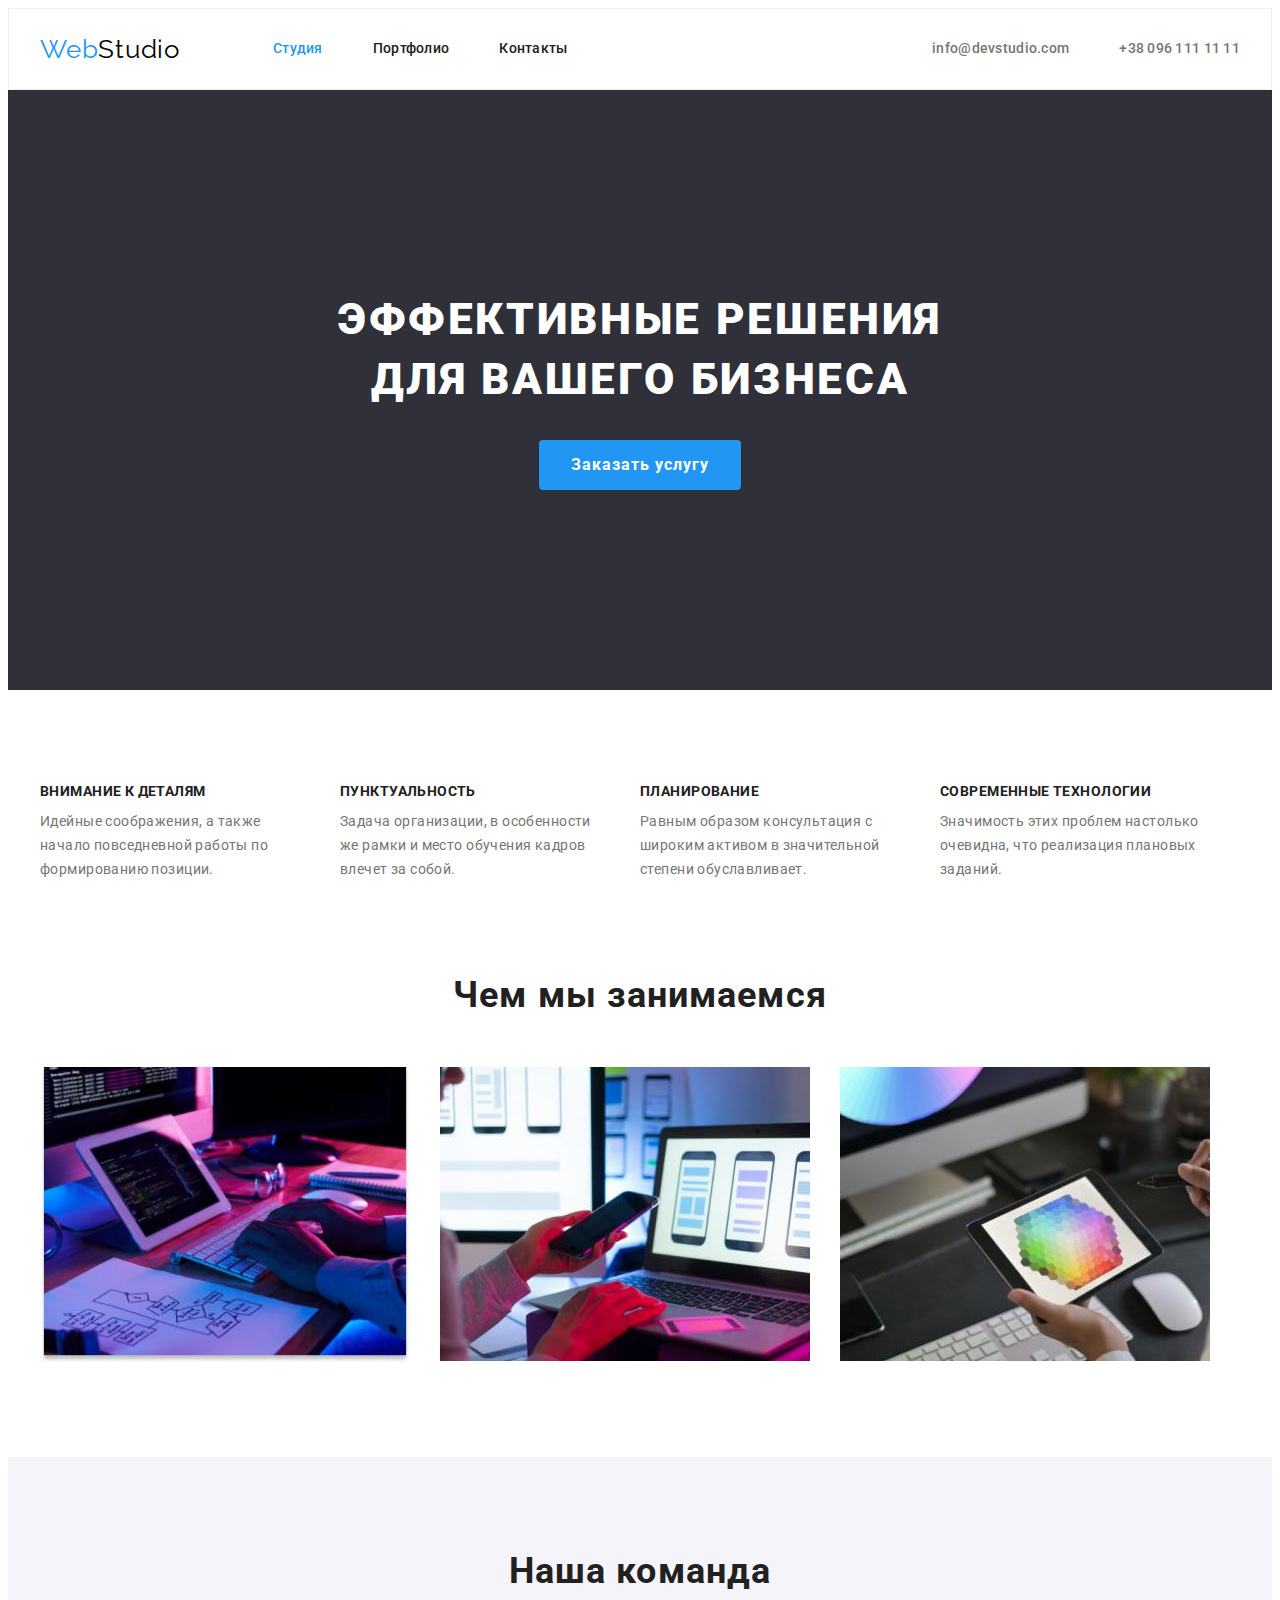
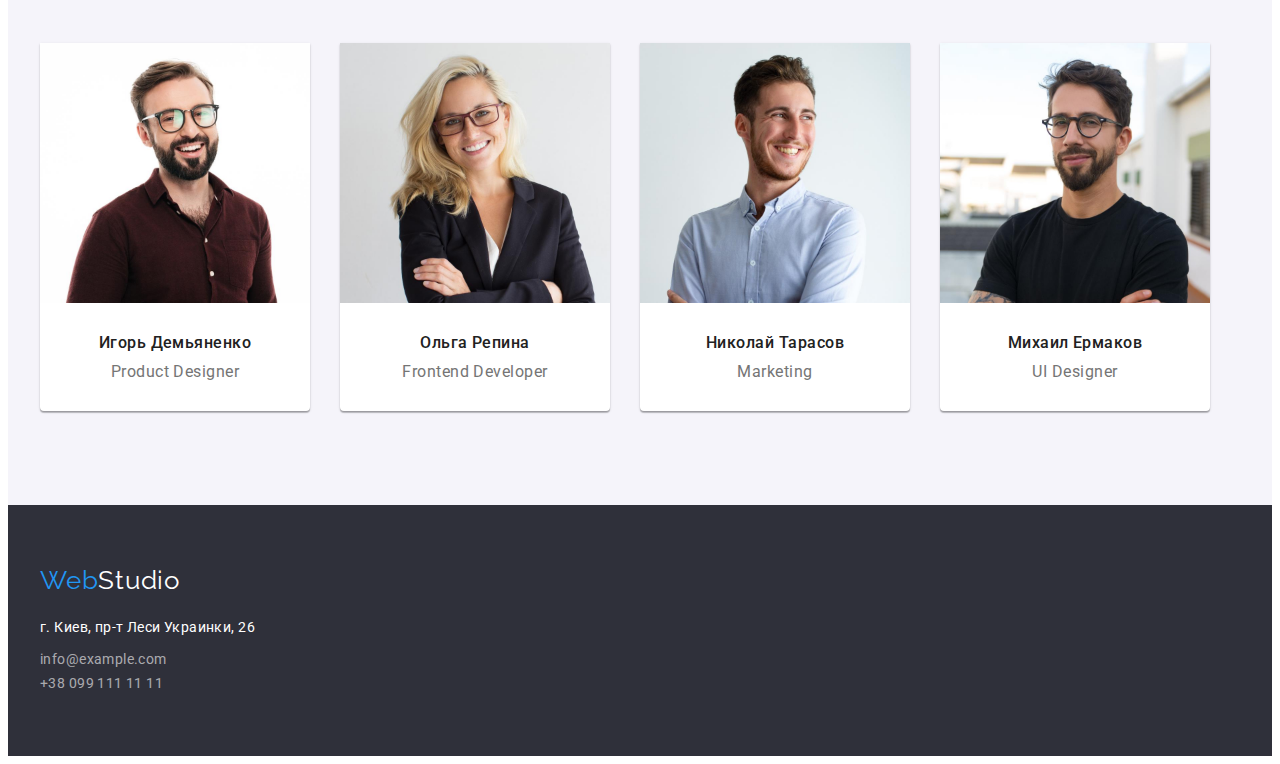
<file: index.html>
<!DOCTYPE html>
<html lang="ru">
  <head>
    <meta charset="UTF-8" />
    <meta http-equiv="X-UA-Compatible" content="IE=edge" />
    <meta name="viewport" content="width=device-width, initial-scale=1.0" />
    <title>WebStudio</title>
    <link rel="preconnect" href="https://fonts.googleapis.com" />
    <link rel="preconnect" href="https://fonts.gstatic.com" crossorigin />
    <link
      href="https://fonts.googleapis.com/css2?family=Raleway:wght@700&family=Roboto:wght@400;500;700;900&display=swap"
      rel="stylesheet"
    />
    <link
      rel="stylesheet"
      href="https://cdnjs.cloudflare.com/ajax/libs/modern-normalize/1.1.0/modern-normalize.min.css"
      integrity="sha512-wpPYUAdjBVSE4KJnH1VR1HeZfpl1ub8YT/NKx4PuQ5NmX2tKuGu6U/JRp5y+Y8XG2tV+wKQpNHVUX03MfMFn9Q=="
      crossorigin="anonymous"
      referrerpolicy="no-referrer"
    />
    <link rel="stylesheet" href="./css/styles.css" />
  </head>
  <body class="page">
    <!--Шапка сайта-->
    <header class="page-header">
      <div class="container box-header">
        <nav class="header-nav">
          <a href="./" lang="en" class="logo link header-logo-link"
            >Web<span class="logo-header">Studio</span></a
          >
          <ul class="header-nav-list list">
            <li class="header-nav-item">
              <a href="" class="header-nav-link link current-link">Студия</a>
            </li>
            <li class="header-nav-item">
              <a href="./portfolio.html" class="header-nav-link link"
                >Портфолио</a
              >
            </li>
            <li class="header-nav-item">
              <a href="" class="header-nav-link link">Контакты</a>
            </li>
          </ul>
        </nav>
        <ul class="header-contacts list">
          <li class="item">
            <a
              href="mailto:info@devstudio.com"
              class="header-contacts-mail link"
              >info@devstudio.com</a
            >
          </li>
          <li class="item">
            <a href="tel:+380961111111" class="header-contacts-tel link"
              >+38 096 111 11 11</a
            >
          </li>
        </ul>
      </div>
    </header>
    <main>
      <!--Блок-герой-->
      <section class="hero">
        <div class="container">
          <h1 class="hero-title">Эффективные решения для вашего бизнеса</h1>
          <button type="button" class="hero-btn">Заказать услугу</button>
        </div>
      </section>
      <!--Преимущества-->
      <section class="benefits section">
        <div class="container">
          <h2 class="benefits-title">Наши преимущества</h2>
          <ul class="benefits-list list">
            <li class="benefits-item">
              <h3 class="benefits-topic">Внимание к деталям</h3>
              <p class="benefits-text">
                Идейные соображения, а также начало повседневной работы по
                формированию позиции.
              </p>
            </li>
            <li class="benefits-item">
              <h3 class="benefits-topic">Пунктуальность</h3>
              <p class="benefits-text">
                Задача организации, в особенности же рамки и место обучения
                кадров влечет за собой.
              </p>
            </li>
            <li class="benefits-item">
              <h3 class="benefits-topic">Планирование</h3>
              <p class="benefits-text">
                Равным образом консультация с широким активом в значительной
                степени обуславливает.
              </p>
            </li>
            <li class="benefits-item">
              <h3 class="benefits-topic">Современные технологии</h3>
              <p class="benefits-text">
                Значимость этих проблем настолько очевидна, что реализация
                плановых заданий.
              </p>
            </li>
          </ul>
        </div>
      </section>
      <!--Чем занимаемся-->
      <section class="work section">
        <div class="container">
          <h2 class="work-title">Чем мы занимаемся</h2>
          <ul class="list work-list">
            <li class="work-item">
              <img
                src="./images/image1.jpg"
                alt="Программирование"
                width="370"
                height="294"
              />
            </li>
            <li>
              <img
                src="./images/imge2.jpg"
                alt="Разработка мобильных приложений"
                width="370"
                height="294"
              />
            </li>
            <li>
              <img
                src="./images/imge3.jpg"
                alt="Веб-дизайн"
                width="370"
                height="294"
              />
            </li>
          </ul>
        </div>
      </section>
      <!--Наша команда-->
      <section class="team section">
        <div class="container">
          <h2 class="team-title">Наша команда</h2>
          <ul class="list team-list">
            <li class="team-item">
              <img
                class="team-photo"
                src="./images/Photo1.jpg"
                alt="Фото Игорь Демьянненко"
                width="270"
                height="260"
              />
              <div class="team-description">
                <h3 class="team-member">Игорь Демьяненко</h3>
                <p lang="en" class="team-position">Product Designer</p>
              </div>
            </li>
            <li class="team-item">
              <img
                class="team-photo"
                src="./images/Photo2.jpg"
                alt="Фото Ольга Репина"
                width="270"
                height="260"
              />
              <div class="team-description">
                <h3 class="team-member">Ольга Репина</h3>
                <p lang="en" class="team-position">Frontend Developer</p>
              </div>
            </li>
            <li class="team-item">
              <img
                class="team-photo"
                src="./images/Photo3.jpg"
                alt="Фото Николай Тарасов"
                width="270"
                height="260"
              />
              <div class="team-description">
                <h3 class="team-member">Николай Тарасов</h3>
                <p lang="en" class="team-position">Marketing</p>
              </div>
            </li>
            <li class="team-item">
              <img
                class="team-photo"
                src="./images/Photo4.jpg"
                alt="Фото Михаил Ермаков"
                width="270"
                height="260"
              />
              <div class="team-description">
                <h3 class="team-member">Михаил Ермаков</h3>
                <p lang="en" class="team-position">UI Designer</p>
              </div>
            </li>
          </ul>
        </div>
      </section>
    </main>
    <!--Футер-->
    <footer class="footer">
      <div class="container">
        <div class="logo-footer-link">
          <a href="./" lang="en" class="logo link"
            >Web<span class="logo-footer">Studio</span></a
          >
        </div>
        <address class="footer-contacts">
          <p class="footer-text">г. Киев, пр-т Леси Украинки, 26</p>
          <ul class="footer-contacts-list list">
            <li class="footer-contacts-item">
              <a
                href="mailto:info@example.com"
                class="footer-contacts-mail link"
                >info@example.com</a
              >
            </li>
            <li class="footer-contacts-item">
              <a href="tel:+380991111111" class="footer-contacts-tel link"
                >+38 099 111 11 11</a
              >
            </li>
          </ul>
        </address>
      </div>
    </footer>
  </body>
</html>
</file>
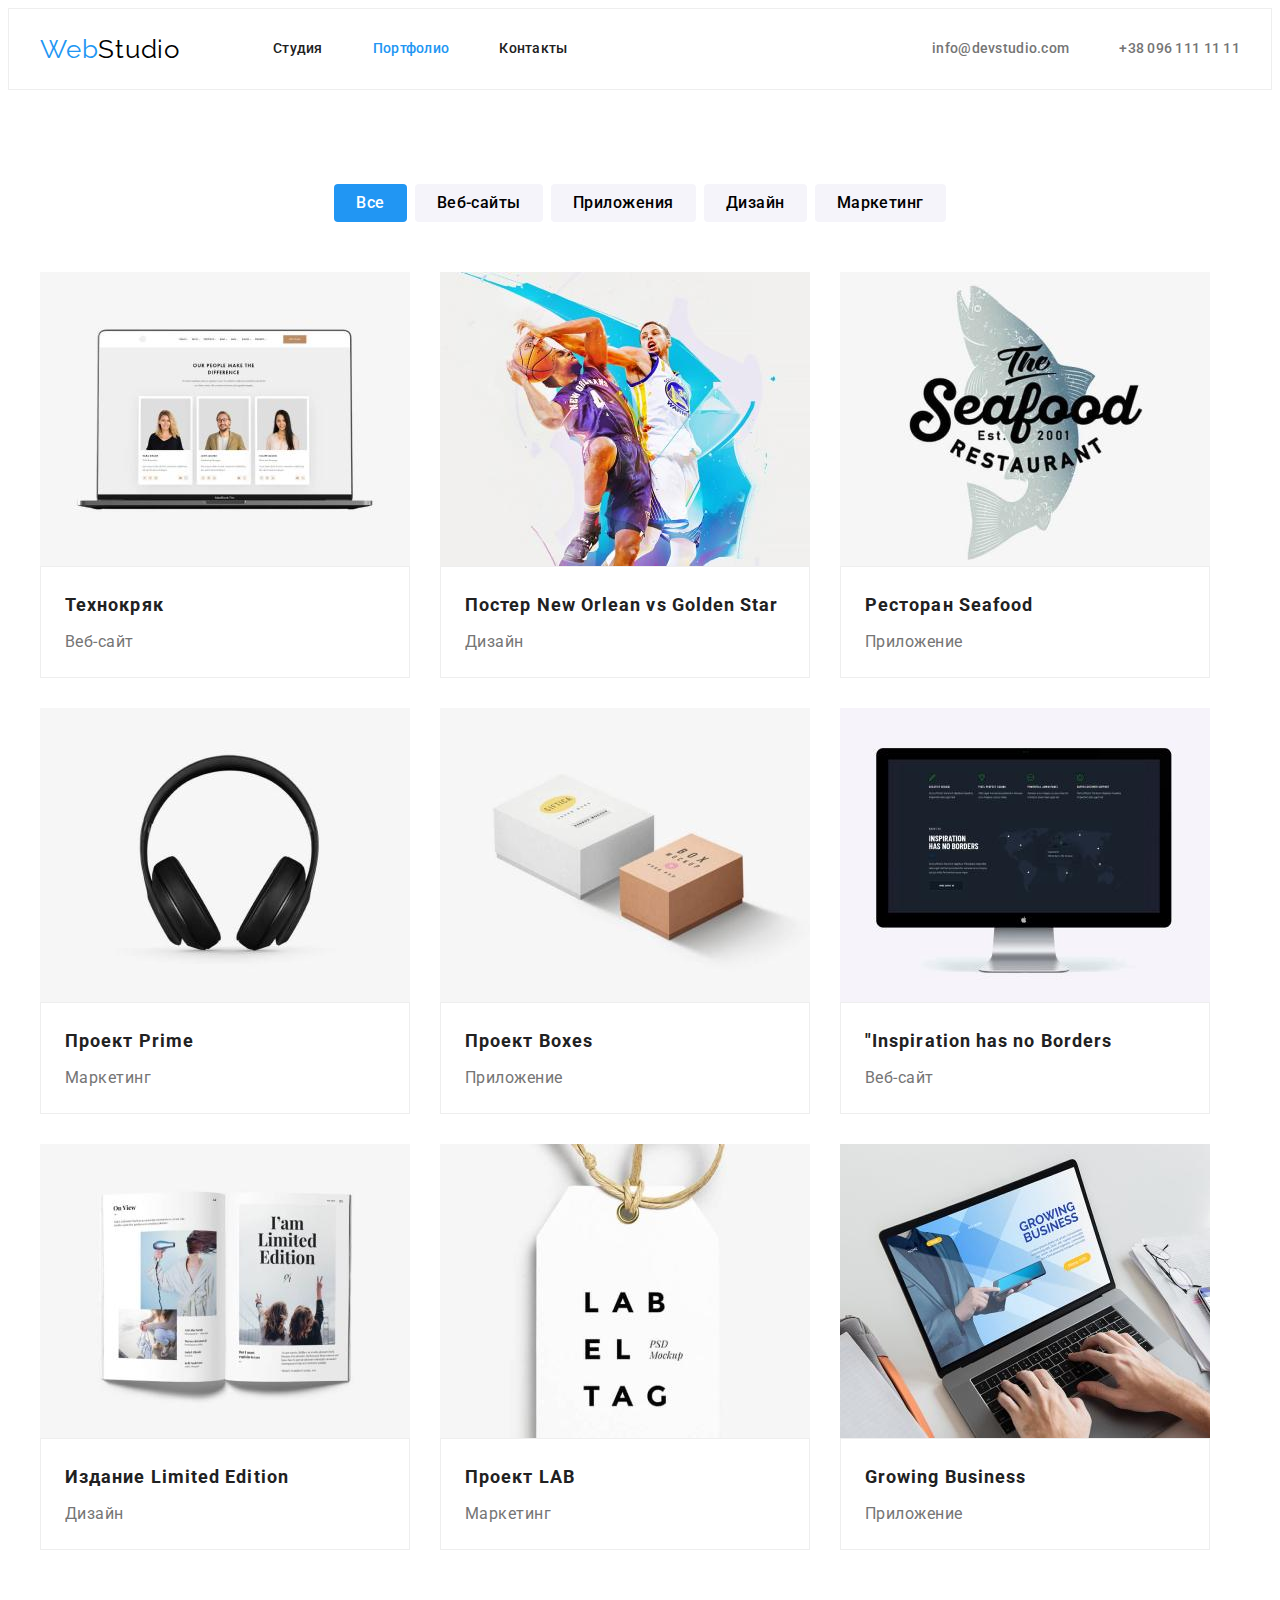
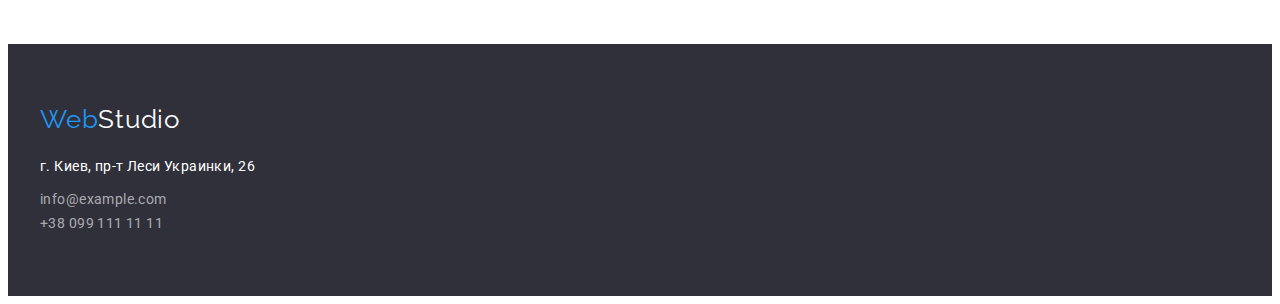
<file: portfolio.html>
<!DOCTYPE html>
<html lang="ru">
  <head>
    <meta charset="UTF-8" />
    <meta http-equiv="X-UA-Compatible" content="IE=edge" />
    <meta name="viewport" content="width=device-width, initial-scale=1.0" />
    <title>WebStudio</title>
    <link rel="preconnect" href="https://fonts.googleapis.com" />
    <link rel="preconnect" href="https://fonts.gstatic.com" crossorigin />
    <link
      href="https://fonts.googleapis.com/css2?family=Raleway:wght@700&family=Roboto:wght@400;500;700;900&display=swap"
      rel="stylesheet"
    />
    <link
      rel="stylesheet"
      href="https://cdnjs.cloudflare.com/ajax/libs/modern-normalize/1.1.0/modern-normalize.min.css"
      integrity="sha512-wpPYUAdjBVSE4KJnH1VR1HeZfpl1ub8YT/NKx4PuQ5NmX2tKuGu6U/JRp5y+Y8XG2tV+wKQpNHVUX03MfMFn9Q=="
      crossorigin="anonymous"
      referrerpolicy="no-referrer"
    />
    <link rel="stylesheet" href="./css/styles.css" />
  </head>
  <body class="page">
    <!--Шапка сайта-->
    <header class="page-header">
      <div class="container box-header">
        <nav class="header-nav">
          <a href="./" lang="en" class="logo link header-logo-link"
            >Web<span class="logo-header">Studio</span></a
          >
          <ul class="header-nav-list list">
            <li class="header-nav-item">
              <a href="./index.html" class="header-nav-link link">Студия</a>
            </li>
            <li class="header-nav-item">
              <a href="" class="header-nav-link link current-link">Портфолио</a>
            </li>
            <li class="header-nav-item">
              <a href="" class="header-nav-link link">Контакты</a>
            </li>
          </ul>
        </nav>
        <ul class="header-contacts list">
          <li class="item">
            <a
              href="mailto:info@devstudio.com"
              class="header-contacts-mail link"
              >info@devstudio.com</a
            >
          </li>
          <li class="item">
            <a href="tel:+380961111111" class="header-contacts-tel link"
              >+38 096 111 11 11</a
            >
          </li>
        </ul>
      </div>
    </header>
    <main>
      <section class="section">
        <div class="container">
          <h1 class="portfolio-title">Портфолио</h1>
          <ul class="portfolio-btn-list list">
            <li class="portfolio-btn-item">
              <button type="button" class="portfolio-btn current-portfolio-btn">
                Все
              </button>
            </li>
            <li class="portfolio-btn-item">
              <button type="button" class="portfolio-btn">Веб-сайты</button>
            </li>
            <li class="portfolio-btn-item">
              <button type="button" class="portfolio-btn">Приложения</button>
            </li>
            <li class="portfolio-btn-item">
              <button type="button" class="portfolio-btn">Дизайн</button>
            </li>
            <li class="portfolio-btn-item">
              <button type="button" class="portfolio-btn">Маркетинг</button>
            </li>
          </ul>
          <ul class="example-list list">
            <li class="example-item">
              <img
                src="./images/technokrak.jpg"
                class="portfolio-img"
                alt="Ноутбук"
                width="370"
                height="294"
              />
              <div class="example-description">
                <h2 class="example-title">Технокряк</h2>
                <p class="example-text">Веб-сайт</p>
              </div>
            </li>
            <li class="example-item">
              <img
                src="./images/New-Orlean.jpg"
                class="portfolio-img"
                alt="Постер New Orlean vs Golden Star"
                width="370"
                height="294"
              />
              <div class="example-description">
                <h2 class="example-title">
                  Постер <span lang="en">New Orlean vs Golden Star</span>
                </h2>
                <p class="example-text">Дизайн</p>
              </div>
            </li>
            <li class="example-item">
              <img
                src="./images/seafood.jpg"
                class="portfolio-img"
                alt="Логотип ресторана Seafood"
                width="370"
                height="294"
              />
              <div class="example-description">
                <h2 class="example-title">
                  Ресторан <span lang="en">Seafood</span>
                </h2>
                <p class="example-text">Приложение</p>
              </div>
            </li>
            <li class="example-item">
              <img
                src="./images/prime.jpg"
                class="portfolio-img"
                alt="Гарнитура"
                width="370"
                height="294"
              />
              <div class="example-description">
                <h2 class="example-title">
                  Проект <span lang="en">Prime</span>
                </h2>
                <p class="example-text">Маркетинг</p>
              </div>
            </li>
            <li class="example-item">
              <img
                src="./images/boxes.jpg"
                class="portfolio-img"
                alt="Изображение двух коробок"
                width="370"
                height="294"
              />
              <div class="example-description">
                <h2 class="example-title">
                  Проект <span lang="en">Boxes</span>
                </h2>
                <p class="example-text">Приложение</p>
              </div>
            </li>
            <li class="example-item">
              <img
                src="./images/inspiration.jpg"
                class="portfolio-img"
                alt="Монитор"
                width="370"
                height="294"
              />
              <div class="example-description">
                <h2 lang="en" class="example-title">
                  "Inspiration has no Borders
                </h2>
                <p class="example-text">Веб-сайт</p>
              </div>
            </li>
            <li class="example-item">
              <img
                src="./images/limited-edition.jpg"
                class="portfolio-img"
                alt="Журнал Limited Edition"
                width="370"
                height="294"
              />
              <div class="example-description">
                <h2 class="example-title">
                  Издание <span lang="en">Limited Edition</span>
                </h2>
                <p class="example-text">Дизайн</p>
              </div>
            </li>
            <li class="example-item">
              <img
                src="./images/lab.jpg"
                class="portfolio-img"
                alt="Бирка LAB"
                width="370"
                height="294"
              />
              <div class="example-description">
                <h2 class="example-title">Проект <span lang="EN">LAB</span></h2>
                <p class="example-text">Маркетинг</p>
              </div>
            </li>
            <li class="example-item">
              <img
                src="./images/growing-business.jpg"
                class="portfolio-img"
                alt="Работа за ноутбуком"
                width="370"
                height="294"
              />
              <div class="example-description">
                <h2 lang="en" class="example-title">Growing Business</h2>
                <p class="example-text">Приложение</p>
              </div>
            </li>
          </ul>
        </div>
      </section>
    </main>
    <!--Футер-->
    <footer class="footer">
      <div class="container">
        <div class="logo-footer-link">
          <a href="./" lang="en" class="logo link"
            >Web<span class="logo-footer">Studio</span></a
          >
        </div>
        <address class="footer-contacts">
          <p class="footer-text">г. Киев, пр-т Леси Украинки, 26</p>
          <ul class="footer-contacts-list list">
            <li class="footer-contacts-item">
              <a
                href="mailto:info@example.com"
                class="footer-contacts-mail link"
                >info@example.com</a
              >
            </li>
            <li class="footer-contacts-item">
              <a href="tel:+380991111111" class="footer-contacts-tel link"
                >+38 099 111 11 11</a
              >
            </li>
          </ul>
        </address>
      </div>
    </footer>
  </body>
</html>
</file>
<file: css/styles.css>
:root {
  --primary-text-color: #212121;
  --secondary-text-color: #757575;
  --minor-text-color: #ffffff;
  --footer-contacts-color: rgba(255, 255, 255, 0.6);
  --accent-color: #2196f3;
  --secondary-accent-color: #188ce8;
  --main-background-color: #ffffff;
  --secondary-background-color: #2f303a;
  --background-btn-color: #f5f4fa;
  --team-background-color: #f5f4fa;
  --logo-header-color: #000000;
  --border-potfolio-color: #eeeeee;
  --border-header-color: #ececec;
}
h1,
h2,
h3,
p {
  margin: 0;
}
body {
  font-family: "Roboto", sans-serif;
  color: var(--primary-text-color);
  background-color: var(--main-background-color);
}
img {
  display: block;
  max-width: 100%;
  height: auto;
}
.list {
  padding-left: 0;
  margin: 0;
  list-style: none;
}
.link {
  text-decoration: none;
}
.current-link {
  color: var(--accent-color);
}
.container {
  width: 1200px;
  margin-left: auto;
  margin-right: auto;
  padding-left: 15px;
  padding-right: 15px;
}
.section {
  padding: 94px 0;
}
/* Шапка сайту */
.box-header,
.header-nav,
.header-nav-list {
  display: flex;
  align-items: center;
}

.logo {
  font-family: "Raleway", sans-serif;
  font-style: normal;
  font-size: 26px;
  line-height: 1.19;
  letter-spacing: 0.03em;
  color: var(--accent-color);
}
.logo-header {
  color: var(--logo-header-color);
}
.header-nav-list {
  margin-left: 93px;
}

.header-logo-link {
  padding: 24px 0;
}
.header-nav-link {
  font-weight: 500;
  font-size: 14px;
  line-height: 1.14;
  letter-spacing: 0.02em;
  display: block;
  padding-top: 32px;
  padding-bottom: 32px;
  color: var(--primary-text-color);
}
.header-nav-item {
  margin-right: 50px;
}
.header-nav .header-nav-item:last-child {
  margin-right: 0;
}
.header-nav-link:hover,
.header-nav-link:focus {
  color: var(--accent-color);
}
.current-link {
  color: var(--accent-color);
}
.header-contacts {
  display: flex;
  align-items: center;
  margin-left: auto;
}
.header-contacts .item + .item {
  margin-left: 50px;
}

.header-contacts-mail,
.header-contacts-tel {
  font-weight: 500;
  font-size: 14px;
  line-height: 1.14;
  letter-spacing: 0.02em;
  color: var(--secondary-text-color);
  display: block;
  padding-top: 32px;
  padding-bottom: 32px;
}
.header-contacts-mail:hover,
.header-contacts-mail:focus,
.header-contacts-tel:hover,
.header-contacts-tel:focus {
  color: var(--accent-color);
}
.page-header {
  border: 1px solid var(--border-potfolio-color);
}
/* Блок Герой */
.hero .container {
  width: 696px;
}
.hero {
  padding-top: 200px;
  padding-bottom: 200px;
}
.hero-title {
  font-size: 44px;
  line-height: 1.36;
  text-align: center;
  letter-spacing: 0.06em;
  text-transform: uppercase;
  color: var(--minor-text-color);
  margin-bottom: 30px;
  font-weight: 900;
}
.hero-btn {
  font-family: inherit;
  font-weight: 700;
  font-size: 16px;
  line-height: 1.88;
  display: flex;
  align-items: center;
  text-align: center;
  letter-spacing: 0.06em;
  color: var(--minor-text-color);
  background-color: var(--accent-color);
  cursor: pointer;
  border-radius: 4px;
  padding: 10px 32px;
  min-width: 200px;
  border: transparent;
  display: block;
  margin: 0 auto;
}
.hero-btn:hover,
.hero-btn:focus {
  background-color: var(--secondary-accent-color);
}

/* Преимущества */
.benefits-title,
.portfolio-title {
  position: absolute;
  white-space: nowrap;
  width: 1px;
  height: 1px;
  overflow: hidden;
  border: 0;
  padding: 0;
  clip: rect(0 0 0 0);
  clip-path: inset(50%);
  margin: -1px;
}
.benefits-list {
  display: flex;
}
.benefits-list .benefits-item:not(:last-child) {
  margin-right: 30px;
}
.benefits-item {
  flex-basis: calc(100% / 4 - 30px);
}

.benefits-topic {
  font-weight: 700;
  font-size: 14px;
  line-height: 1.14;
  letter-spacing: 0.03em;
  text-transform: uppercase;
  margin-bottom: 10px;
  color: var(--primary-text-color);
}
.benefits-text {
  font-size: 14px;
  line-height: 1.71;
  letter-spacing: 0.03em;
  color: var(--secondary-text-color);
}
/* Чем занимаемся, Наша команда*/
.work {
  padding-top: 0;
}
.team {
  background-color: var(--team-background-color);
}
.work-list {
  display: flex;
  gap: 30px;
}

.work-title,
.team-title {
  font-weight: 700;
  font-size: 36px;
  line-height: 1.16;
  text-align: center;
  letter-spacing: 0.03em;
  margin-bottom: 50px;
}

.team-list {
  display: flex;
  gap: 30px;
}

.team-item {
  flex-basis: calc(100% / 4 - 30px);
  background-color: var(--main-background-color);
  box-shadow: 0px 1px 3px rgba(0, 0, 0, 0.12), 0px 1px 1px rgba(0, 0, 0, 0.14),
    0px 2px 1px rgba(0, 0, 0, 0.2);
  border-radius: 0px 0px 4px 4px;
}
.team-member {
  font-weight: 500;
  font-size: 16px;
  line-height: 1.19;
  text-align: center;
  letter-spacing: 0.03em;
  margin-bottom: 10px;
}
.team-description {
padding: 30px; 0
}

.team-position {
  font-size: 16px;
  line-height: 1.19;
  text-align: center;
  letter-spacing: 0.03em;
  color: var(--secondary-text-color);
}
/* Футер */
.logo-footer-link {
  margin-bottom: 20px;
}

.footer {
  padding-top: 60px;
  padding-bottom: 60px;
}
.logo-footer {
  font-family: "Raleway", sans-serif;
  font-size: 26px;
  line-height: 1.19;
  letter-spacing: 0.03em;
  color: var(--minor-text-color);
}
.footer-text {
  font-style: normal;
  font-size: 14px;
  line-height: 1.71;
  letter-spacing: 0.03em;
  color: var(--minor-text-color);
  margin-bottom: 9px;
}
.footer-contacts-mail {
  margin-bottom: 9px;
}
.footer-contacts-mail,
.footer-contacts-tel {
  font-style: normal;
  font-weight: 400;
  font-size: 14px;
  line-height: 1.71;
  letter-spacing: 0.03em;
  color: var(--footer-contacts-color);
}
.footer-contacts-mail:hover,
.footer-contacts-tel:hover,
.footer-contacts-mail:focus,
.footer-contacts-tel:focus {
  color: var(--accent-color);
}
/* Фон для Героя и Футера */
.hero,
.footer {
  background-color: var(--secondary-background-color);
}

/* ---------------ПОРТФОЛИО -----------------*/
.portfolio-btn-list {
  margin-bottom: 50px;
}
.portfolio-btn {
  font-family: inherit;
  font-weight: 500;
  font-size: 16px;
  line-height: 1.63;
  text-align: center;
  letter-spacing: 0.03em;
  background-color: var(--background-btn-color);
  cursor: pointer;
  border-radius: 4px;
  padding: 6px 22px;
  display: inline-block;
  text-align: center;
  border: transparent;
}
.portfolio-btn:hover,
.portfolio-btn:focus,
.current-portfolio-btn {
  color: var(--minor-text-color);
  background-color: var(--accent-color);
}

.portfolio-btn-list {
  display: flex;
  justify-content: center;
}

.portfolio-btn-list .portfolio-btn-item:not(:last-child) {
  margin-right: 8px;
}

.example-list {
  display: flex;
  flex-wrap: wrap;
}

.example-item {
  flex-basis: calc(100% / 3 - 30px);
  margin-right: 30px;
  margin-bottom: 30px;
  
}
.example-item:nth-child(3n) {
  margin-right: 0;
}
.example-item:nth-last-child(-n + 3) {
  margin-bottom: 0;
}

.example-title {
  font-weight: 700;
  font-size: 18px;
  line-height: 2;
  letter-spacing: 0.06em;
  margin-bottom: 4px;
}
.example-description {
  padding: 20px 24px;
  border: 1px solid var(--border-potfolio-color);
}

.example-text {
  font-size: 16px;
  line-height: 1.88;
  letter-spacing: 0.03em;
  color: var(--secondary-text-color); 
}
</file>
